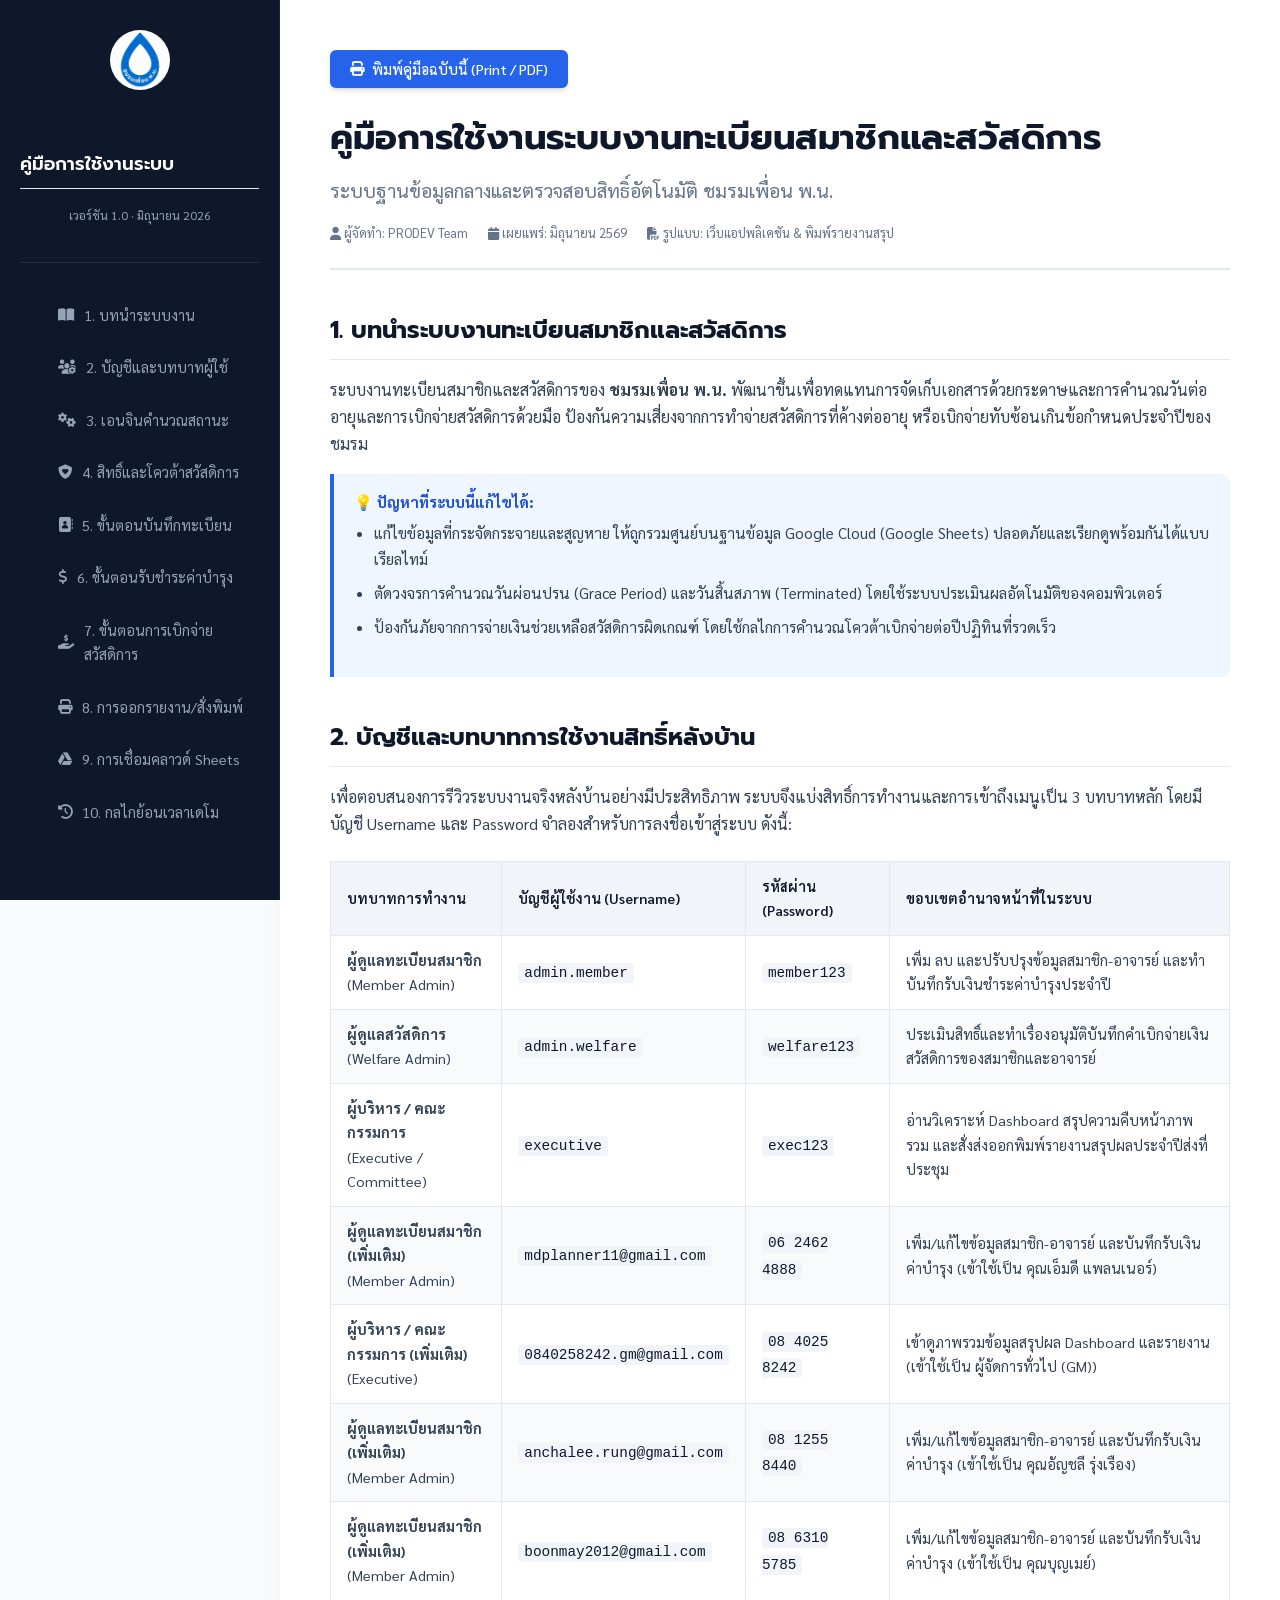
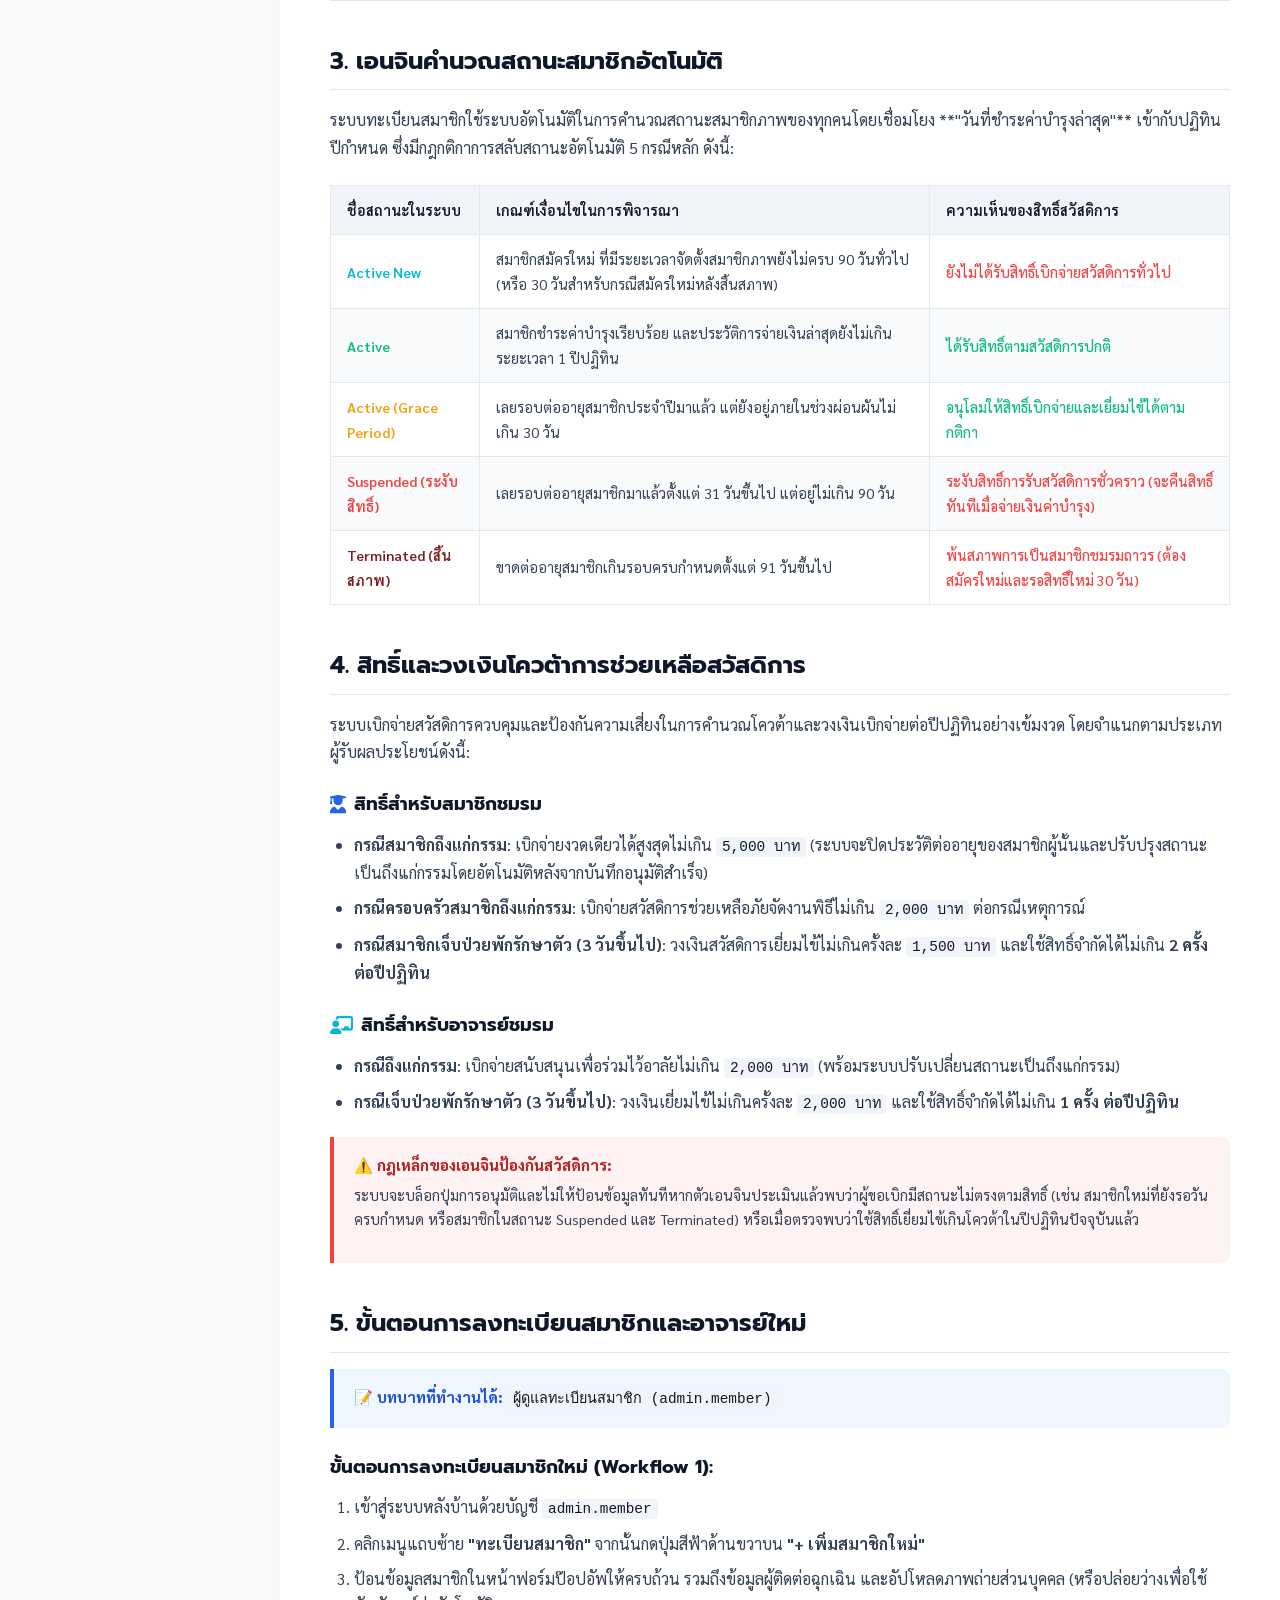
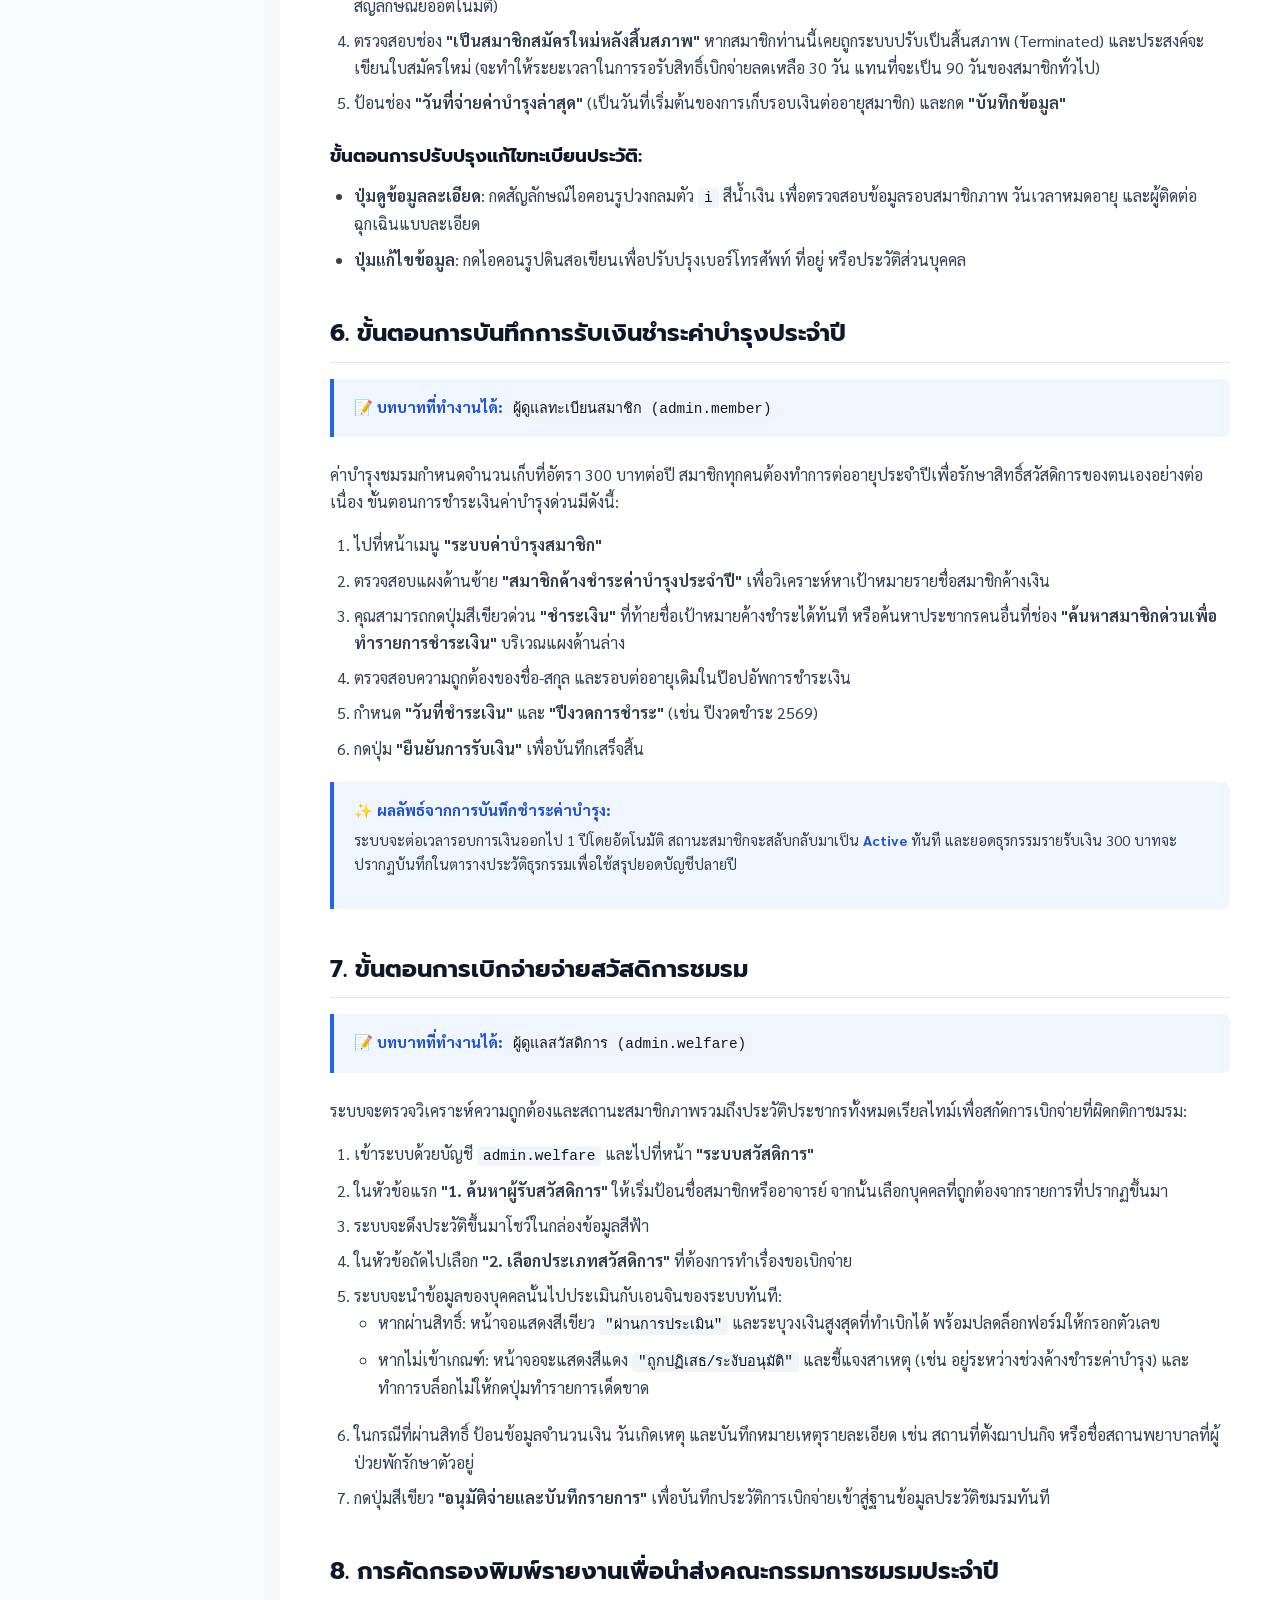
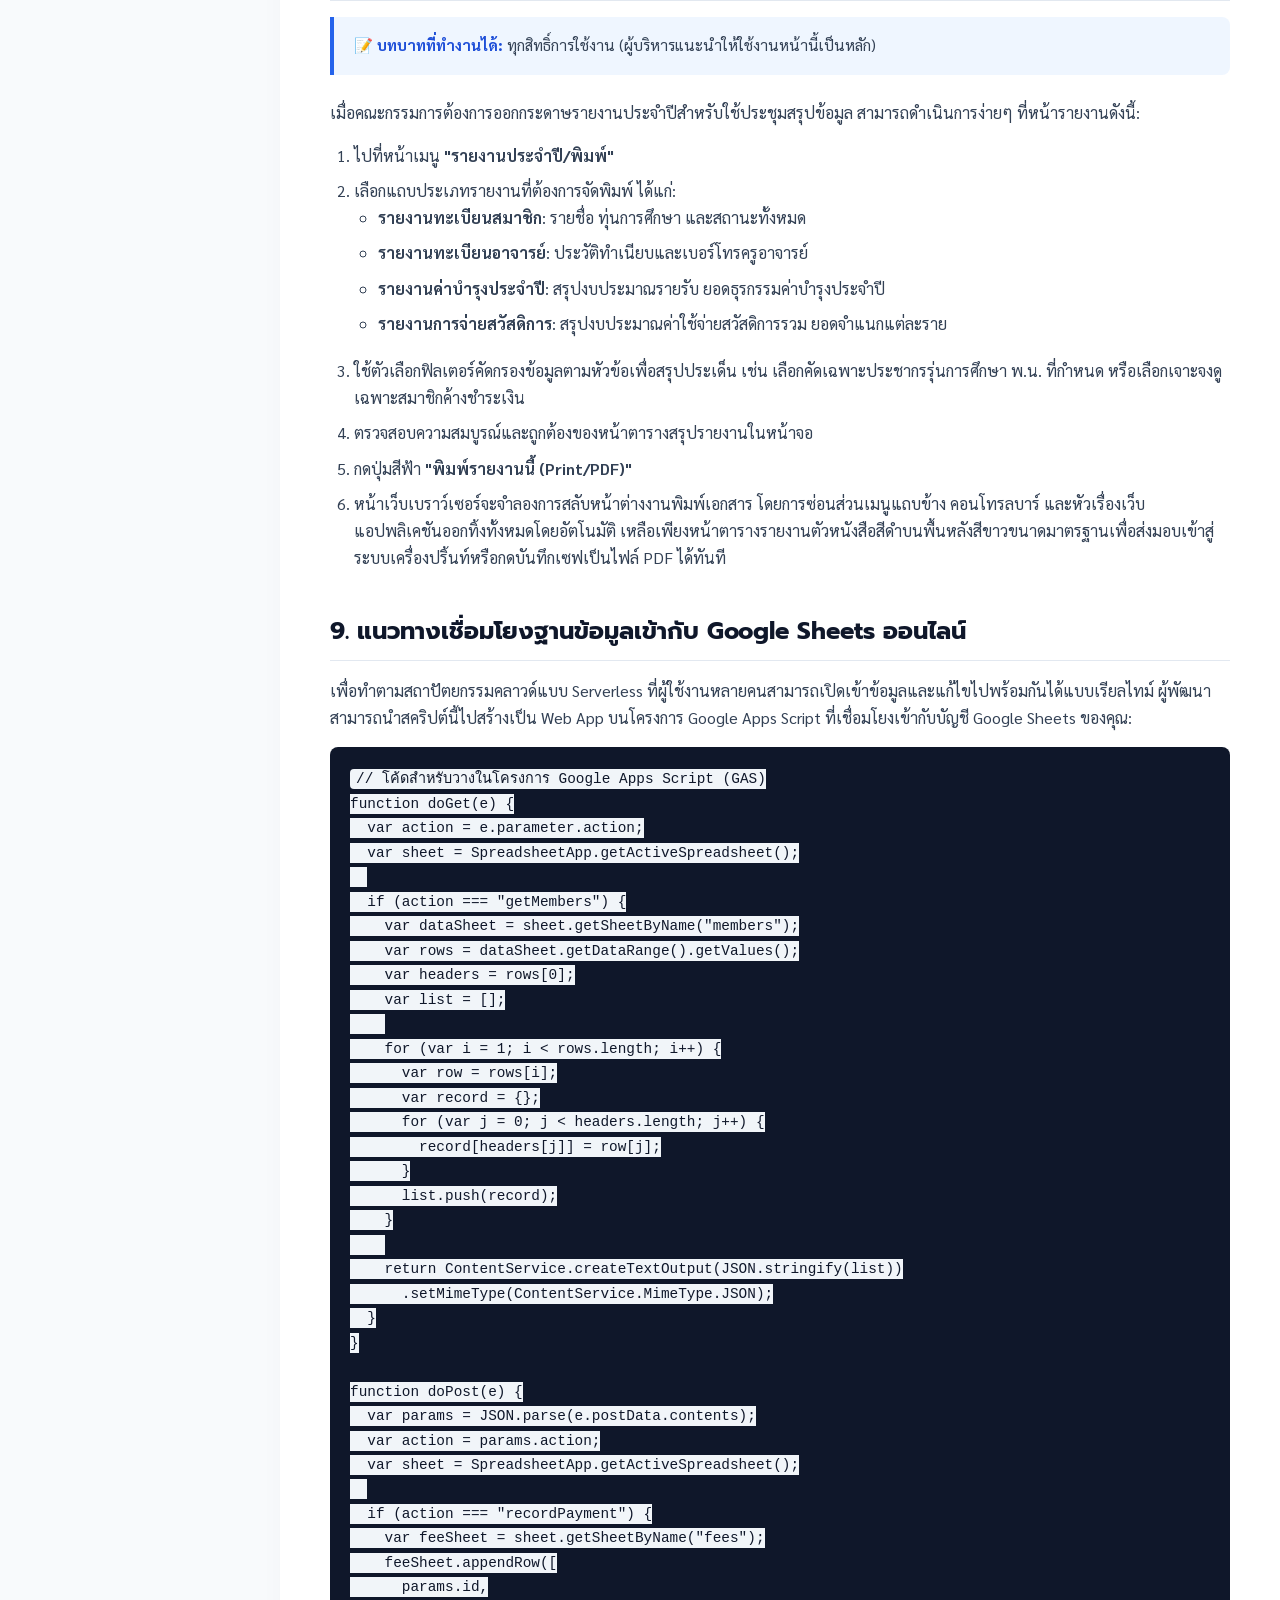
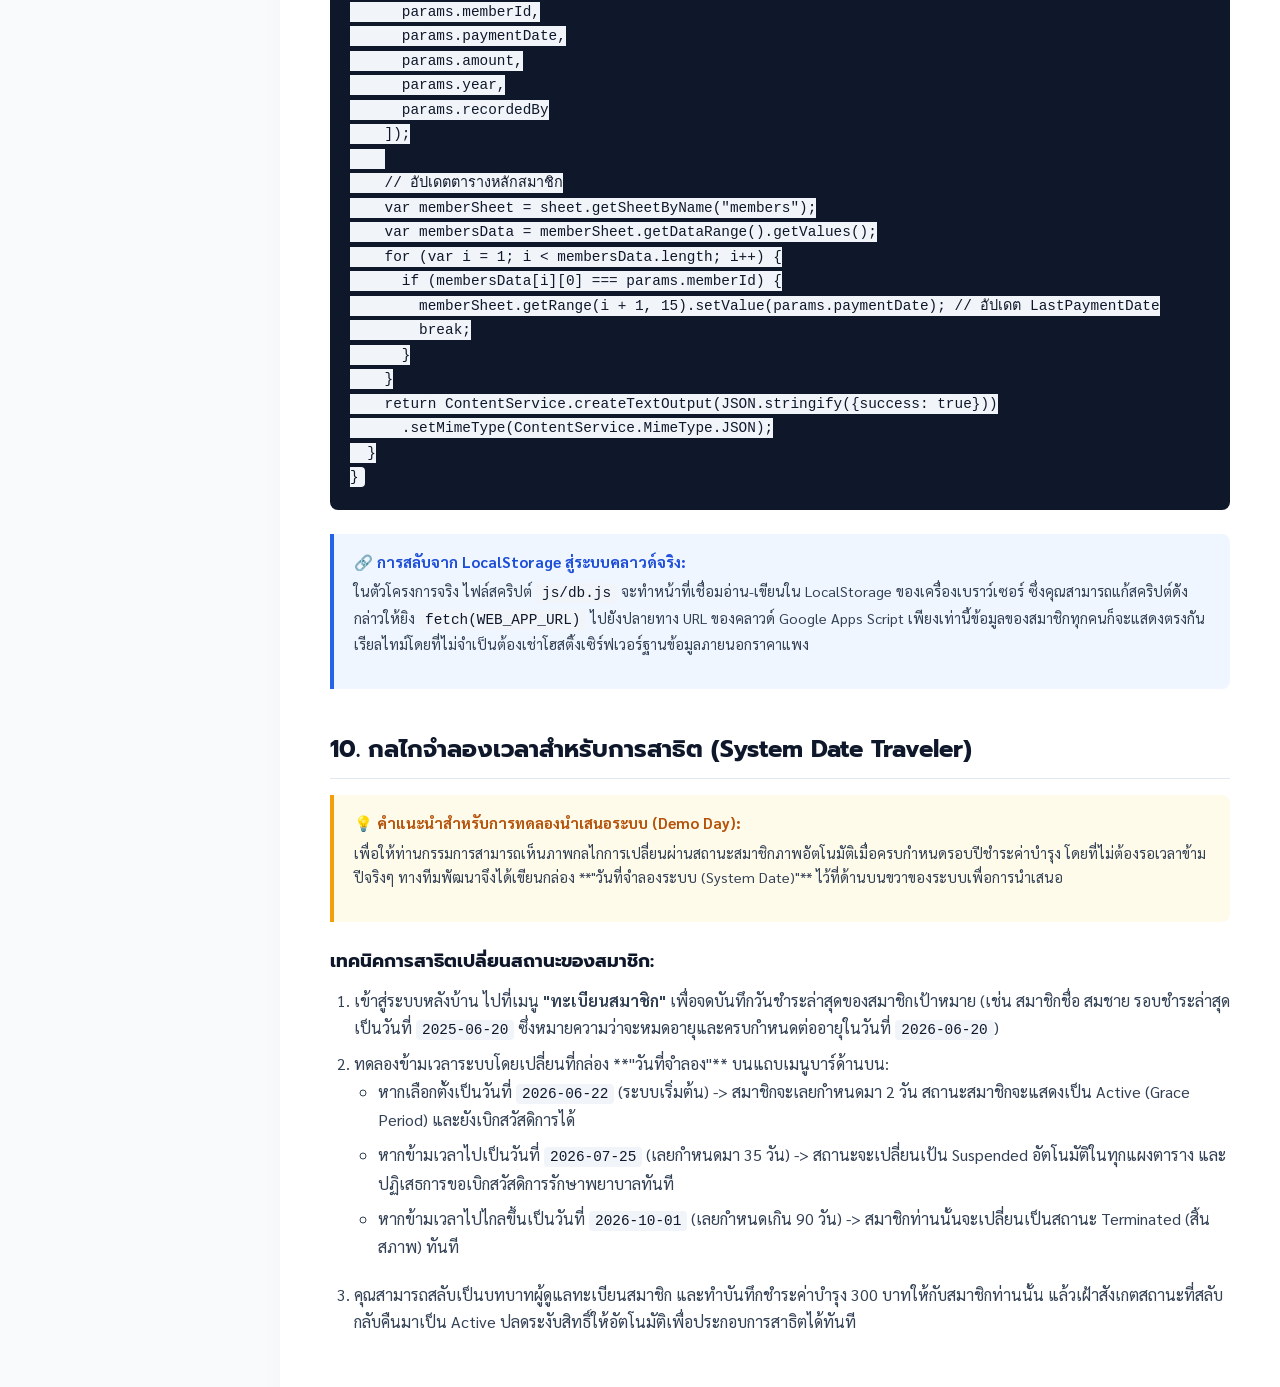
<file: user_manual.html>
<!DOCTYPE html>
<html lang="th">
<head>
    <meta charset="UTF-8">
    <meta name="viewport" content="width=device-width, initial-scale=1.0">
    <title>คู่มือการใช้งาน - ระบบงานทะเบียนสมาชิกและสวัสดิการ ชมรมเพื่อน พ.น.</title>
    <!-- Google Fonts -->
    <link href="https://fonts.googleapis.com/css2?family=Prompt:wght@300;400;500;600;700&family=Sarabun:wght@300;400;500;600;700&display=swap" rel="stylesheet">
    <!-- FontAwesome -->
    <link rel="stylesheet" href="https://cdnjs.cloudflare.com/ajax/libs/font-awesome/6.4.0/css/all.min.css">
    
    <style>
        :root {
            --primary: #2563eb;
            --primary-dark: #1d4ed8;
            --secondary: #0f172a;
            --accent: #06b6d4;
            --text-main: #334155;
            --text-dark: #0f172a;
            --bg-light: #f8fafc;
            --border: #e2e8f0;
            --success: #10b981;
            --warning: #f59e0b;
            --danger: #ef4444;
            --shadow: 0 4px 6px -1px rgb(0 0 0 / 0.1), 0 2px 4px -2px rgb(0 0 0 / 0.1);
        }

        * {
            margin: 0;
            padding: 0;
            box-sizing: border-box;
        }

        body {
            font-family: 'Sarabun', 'Prompt', sans-serif;
            color: var(--text-main);
            background-color: var(--bg-light);
            line-height: 1.7;
            display: flex;
            min-height: 100vh;
        }

        /* เมนูสารบัญด้านข้าง (Sidebar TOC) */
        .manual-sidebar {
            width: 280px;
            background-color: var(--secondary);
            color: #f8fafc;
            position: fixed;
            top: 0;
            bottom: 0;
            left: 0;
            padding: 30px 20px;
            overflow-y: auto;
            z-index: 100;
            border-right: 1px solid rgba(255,255,255,0.05);
        }

        .sidebar-header {
            margin-bottom: 30px;
            text-align: center;
            border-bottom: 1px solid rgba(255,255,255,0.1);
            padding-bottom: 20px;
        }

        .sidebar-logo {
            width: 60px;
            height: 60px;
            background-color: #ffffff;
            border-radius: 50%;
            object-fit: cover;
            margin: 0 auto 12px auto;
        }

        .sidebar-header h2 {
            font-size: 1.15rem;
            font-weight: 600;
            color: white;
            font-family: 'Prompt', sans-serif;
        }

        .sidebar-header p {
            font-size: 0.75rem;
            color: #94a3b8;
            margin-top: 4px;
        }

        .toc-menu {
            list-style: none;
        }

        .toc-item {
            margin-bottom: 8px;
        }

        .toc-link {
            display: flex;
            align-items: center;
            gap: 10px;
            padding: 10px 14px;
            color: #94a3b8;
            text-decoration: none;
            font-size: 0.9rem;
            border-radius: 6px;
            transition: all 0.2s;
        }

        .toc-link:hover, .toc-link.active {
            color: white;
            background-color: rgba(255, 255, 255, 0.08);
        }

        .toc-link.active {
            background-color: var(--primary);
            font-weight: 500;
        }

        /* ส่วนพื้นที่เนื้อหาขวา */
        .manual-container {
            margin-left: 280px;
            flex-grow: 1;
            padding: 50px;
            max-width: 1000px;
            background-color: white;
            box-shadow: -4px 0 20px rgba(0,0,0,0.02);
            min-height: 100vh;
        }

        /* สไตล์เนื้อหาคู่มือ */
        header.manual-header {
            margin-bottom: 40px;
            border-bottom: 2px solid var(--border);
            padding-bottom: 24px;
        }

        .doc-meta {
            display: flex;
            gap: 20px;
            font-size: 0.8rem;
            color: #64748b;
            margin-top: 10px;
        }

        h1 {
            font-family: 'Prompt', sans-serif;
            font-size: 2.2rem;
            color: var(--text-dark);
            font-weight: 700;
        }

        h2 {
            font-family: 'Prompt', sans-serif;
            font-size: 1.5rem;
            color: var(--text-dark);
            margin-top: 40px;
            margin-bottom: 16px;
            padding-bottom: 8px;
            border-bottom: 1px solid var(--border);
            display: flex;
            align-items: center;
            gap: 12px;
        }

        h3 {
            font-family: 'Prompt', sans-serif;
            font-size: 1.15rem;
            color: var(--text-dark);
            margin-top: 24px;
            margin-bottom: 10px;
            display: flex;
            align-items: center;
            gap: 8px;
        }

        p {
            margin-bottom: 16px;
        }

        ul, ol {
            margin-bottom: 20px;
            padding-left: 24px;
        }

        li {
            margin-bottom: 8px;
        }

        /* กล่องแจ้งเตือนพิเศษ */
        .box-info {
            background-color: #eff6ff;
            border-left: 4px solid var(--primary);
            padding: 16px 20px;
            border-radius: 0 8px 8px 0;
            margin-bottom: 24px;
            font-size: 0.95rem;
        }

        .box-info strong {
            color: var(--primary-dark);
        }

        .box-warning {
            background-color: #fffbeb;
            border-left: 4px solid var(--warning);
            padding: 16px 20px;
            border-radius: 0 8px 8px 0;
            margin-bottom: 24px;
            font-size: 0.95rem;
        }

        .box-warning strong {
            color: #b45309;
        }

        .box-danger {
            background-color: #fef2f2;
            border-left: 4px solid var(--danger);
            padding: 16px 20px;
            border-radius: 0 8px 8px 0;
            margin-bottom: 24px;
            font-size: 0.95rem;
        }

        .box-danger strong {
            color: #b91c1c;
        }

        /* ตารางสรุป */
        .manual-table {
            width: 100%;
            border-collapse: collapse;
            margin: 24px 0;
            font-size: 0.9rem;
        }

        .manual-table th {
            background-color: #f1f5f9;
            color: var(--text-dark);
            font-weight: 600;
            border: 1px solid var(--border);
            padding: 12px 16px;
            text-align: left;
        }

        .manual-table td {
            border: 1px solid var(--border);
            padding: 12px 16px;
            color: var(--text-main);
        }

        .manual-table tr:nth-child(even) {
            background-color: #f8fafc;
        }

        /* สไตล์ปุ่มเดโม */
        .print-btn {
            background-color: var(--primary);
            color: white;
            border: none;
            padding: 10px 20px;
            border-radius: 6px;
            font-size: 0.9rem;
            font-weight: 500;
            cursor: pointer;
            display: inline-flex;
            align-items: center;
            gap: 8px;
            font-family: inherit;
            box-shadow: var(--shadow);
            transition: all 0.2s;
            margin-bottom: 20px;
        }

        .print-btn:hover {
            background-color: var(--primary-dark);
            transform: translateY(-1px);
        }

        /* สไตล์จำลองคีย์บอร์ดหรือโค้ด */
        code {
            background-color: #f1f5f9;
            padding: 2px 6px;
            border-radius: 4px;
            font-family: monospace;
            font-size: 0.9rem;
            color: #0f172a;
        }

        pre {
            background-color: #0f172a;
            color: #e2e8f0;
            padding: 20px;
            border-radius: 8px;
            overflow-x: auto;
            font-family: monospace;
            font-size: 0.85rem;
            margin-bottom: 24px;
        }

        /* CSS สำหรับสั่งพิมพ์คู่มือ */
        @media print {
            body {
                background-color: white !important;
                color: black !important;
            }
            .manual-sidebar, .print-btn {
                display: none !important;
            }
            .manual-container {
                margin-left: 0 !important;
                padding: 0 !important;
                box-shadow: none !important;
                max-width: 100% !important;
            }
            h2 {
                page-break-before: always;
            }
        }
    </style>
</head>
<body>

    <!-- สารบัญเมนูด้านซ้าย (Sidebar) -->
    <nav class="manual-sidebar">
        <div class="sidebar-header">
            <img src="logo.jpg" alt="Logo" class="sidebar-logo">
            <h2>คู่มือการใช้งานระบบ</h2>
            <p>เวอร์ชัน 1.0 · มิถุนายน 2026</p>
        </div>
        <ul class="toc-menu">
            <li class="toc-item">
                <a href="#intro" class="toc-link active"><i class="fa-solid fa-book-open"></i> 1. บทนำระบบงาน</a>
            </li>
            <li class="toc-item">
                <a href="#roles" class="toc-link"><i class="fa-solid fa-users-gear"></i> 2. บัญชีและบทบาทผู้ใช้</a>
            </li>
            <li class="toc-item">
                <a href="#status-engine" class="toc-link"><i class="fa-solid fa-gears"></i> 3. เอนจินคำนวณสถานะ</a>
            </li>
            <li class="toc-item">
                <a href="#welfare-rules" class="toc-link"><i class="fa-solid fa-shield-heart"></i> 4. สิทธิ์และโควต้าสวัสดิการ</a>
            </li>
            <li class="toc-item">
                <a href="#workflow-member" class="toc-link"><i class="fa-solid fa-address-book"></i> 5. ขั้นตอนบันทึกทะเบียน</a>
            </li>
            <li class="toc-item">
                <a href="#workflow-fee" class="toc-link"><i class="fa-solid fa-dollar-sign"></i> 6. ขั้นตอนรับชำระค่าบำรุง</a>
            </li>
            <li class="toc-item">
                <a href="#workflow-welfare" class="toc-link"><i class="fa-solid fa-hand-holding-dollar"></i> 7. ขั้นตอนการเบิกจ่ายสวัสดิการ</a>
            </li>
            <li class="toc-item">
                <a href="#reports" class="toc-link"><i class="fa-solid fa-print"></i> 8. การออกรายงาน/สั่งพิมพ์</a>
            </li>
            <li class="toc-item">
                <a href="#cloud-sync" class="toc-link"><i class="fa-brands fa-google-drive"></i> 9. การเชื่อมคลาวด์ Sheets</a>
            </li>
            <li class="toc-item">
                <a href="#demo-date" class="toc-link"><i class="fa-solid fa-clock-rotate-left"></i> 10. กลไกย้อนเวลาเดโม</a>
            </li>
        </ul>
    </nav>

    <!-- พื้นที่เนื้อหาคู่มือการใช้งาน -->
    <article class="manual-container">
        <button class="print-btn" onclick="window.print();"><i class="fa-solid fa-print"></i> พิมพ์คู่มือฉบับนี้ (Print / PDF)</button>
        
        <header class="manual-header">
            <h1>คู่มือการใช้งานระบบงานทะเบียนสมาชิกและสวัสดิการ</h1>
            <p style="font-size: 1.2rem; color: #64748b; margin-top: 6px;">ระบบฐานข้อมูลกลางและตรวจสอบสิทธิ์อัตโนมัติ ชมรมเพื่อน พ.น.</p>
            <div class="doc-meta">
                <span><i class="fa-solid fa-user"></i> ผู้จัดทำ: PRODEV Team</span>
                <span><i class="fa-solid fa-calendar"></i> เผยแพร่: มิถุนายน 2569</span>
                <span><i class="fa-solid fa-file-pdf"></i> รูปแบบ: เว็บแอปพลิเคชัน & พิมพ์รายงานสรุป</span>
            </div>
        </header>

        <!-- หัวข้อที่ 1 -->
        <section id="intro">
            <h2>1. บทนำระบบงานทะเบียนสมาชิกและสวัสดิการ</h2>
            <p>ระบบงานทะเบียนสมาชิกและสวัสดิการของ <strong>ชมรมเพื่อน พ.น.</strong> พัฒนาขึ้นเพื่อทดแทนการจัดเก็บเอกสารด้วยกระดาษและการคำนวณวันต่ออายุและการเบิกจ่ายสวัสดิการด้วยมือ ป้องกันความเสี่ยงจากการทำจ่ายสวัสดิการที่ค้างต่ออายุ หรือเบิกจ่ายทับซ้อนเกินข้อกำหนดประจำปีของชมรม</p>
            
            <div class="box-info">
                <strong>💡 ปัญหาที่ระบบนี้แก้ไขได้:</strong>
                <ul style="margin-top: 6px; padding-left: 20px;">
                    <li>แก้ไขข้อมูลที่กระจัดกระจายและสูญหาย ให้ถูกรวมศูนย์บนฐานข้อมูล Google Cloud (Google Sheets) ปลอดภัยและเรียกดูพร้อมกันได้แบบเรียลไทม์</li>
                    <li>ตัดวงจรการคำนวณวันผ่อนปรน (Grace Period) และวันสิ้นสภาพ (Terminated) โดยใช้ระบบประเมินผลอัตโนมัติของคอมพิวเตอร์</li>
                    <li>ป้องกันภัยจากการจ่ายเงินช่วยเหลือสวัสดิการผิดเกณฑ์ โดยใช้กลไกการคำนวณโควต้าเบิกจ่ายต่อปีปฏิทินที่รวดเร็ว</li>
                </ul>
            </div>
        </section>

        <!-- หัวข้อที่ 2 -->
        <section id="roles">
            <h2>2. บัญชีและบทบาทการใช้งานสิทธิ์หลังบ้าน</h2>
            <p>เพื่อตอบสนองการรีวิวระบบงานจริงหลังบ้านอย่างมีประสิทธิภาพ ระบบจึงแบ่งสิทธิ์การทำงานและการเข้าถึงเมนูเป็น 3 บทบาทหลัก โดยมีบัญชี Username และ Password จำลองสำหรับการลงชื่อเข้าสู่ระบบ ดังนี้:</p>
            
            <table class="manual-table">
                <thead>
                    <tr>
                        <th>บทบาทการทำงาน</th>
                        <th>บัญชีผู้ใช้งาน (Username)</th>
                        <th>รหัสผ่าน (Password)</th>
                        <th>ขอบเขตอำนาจหน้าที่ในระบบ</th>
                    </tr>
                </thead>
                <tbody>
                    <tr>
                        <td><strong>ผู้ดูแลทะเบียนสมาชิก</strong><br>(Member Admin)</td>
                        <td><code>admin.member</code></td>
                        <td><code>member123</code></td>
                        <td>เพิ่ม ลบ และปรับปรุงข้อมูลสมาชิก-อาจารย์ และทำบันทึกรับเงินชำระค่าบำรุงประจำปี</td>
                    </tr>
                    <tr>
                        <td><strong>ผู้ดูแลสวัสดิการ</strong><br>(Welfare Admin)</td>
                        <td><code>admin.welfare</code></td>
                        <td><code>welfare123</code></td>
                        <td>ประเมินสิทธิ์และทำเรื่องอนุมัติบันทึกคำเบิกจ่ายเงินสวัสดิการของสมาชิกและอาจารย์</td>
                    </tr>
                    <tr>
                        <td><strong>ผู้บริหาร / คณะกรรมการ</strong><br>(Executive / Committee)</td>
                        <td><code>executive</code></td>
                        <td><code>exec123</code></td>
                        <td>อ่านวิเคราะห์ Dashboard สรุปความคืบหน้าภาพรวม และสั่งส่งออกพิมพ์รายงานสรุปผลประจำปีส่งที่ประชุม</td>
                    </tr>
                    <tr>
                        <td><strong>ผู้ดูแลทะเบียนสมาชิก (เพิ่มเติม)</strong><br>(Member Admin)</td>
                        <td><code>mdplanner11@gmail.com</code></td>
                        <td><code>06 2462 4888</code></td>
                        <td>เพิ่ม/แก้ไขข้อมูลสมาชิก-อาจารย์ และบันทึกรับเงินค่าบำรุง (เข้าใช้เป็น คุณเอ็มดี แพลนเนอร์)</td>
                    </tr>
                    <tr>
                        <td><strong>ผู้บริหาร / คณะกรรมการ (เพิ่มเติม)</strong><br>(Executive)</td>
                        <td><code>0840258242.gm@gmail.com</code></td>
                        <td><code>08 4025 8242</code></td>
                        <td>เข้าดูภาพรวมข้อมูลสรุปผล Dashboard และรายงาน (เข้าใช้เป็น ผู้จัดการทั่วไป (GM))</td>
                    </tr>
                    <tr>
                        <td><strong>ผู้ดูแลทะเบียนสมาชิก (เพิ่มเติม)</strong><br>(Member Admin)</td>
                        <td><code>anchalee.rung@gmail.com</code></td>
                        <td><code>08 1255 8440</code></td>
                        <td>เพิ่ม/แก้ไขข้อมูลสมาชิก-อาจารย์ และบันทึกรับเงินค่าบำรุง (เข้าใช้เป็น คุณอัญชลี รุ่งเรือง)</td>
                    </tr>
                    <tr>
                        <td><strong>ผู้ดูแลทะเบียนสมาชิก (เพิ่มเติม)</strong><br>(Member Admin)</td>
                        <td><code>boonmay2012@gmail.com</code></td>
                        <td><code>08 6310 5785</code></td>
                        <td>เพิ่ม/แก้ไขข้อมูลสมาชิก-อาจารย์ และบันทึกรับเงินค่าบำรุง (เข้าใช้เป็น คุณบุญเมย์)</td>
                    </tr>
                </tbody>
            </table>
        </section>

        <!-- หัวข้อที่ 3 -->
        <section id="status-engine">
            <h2>3. เอนจินคำนวณสถานะสมาชิกอัตโนมัติ</h2>
            <p>ระบบทะเบียนสมาชิกใช้ระบบอัตโนมัติในการคำนวณสถานะสมาชิกภาพของทุกคนโดยเชื่อมโยง **"วันที่ชำระค่าบำรุงล่าสุด"** เข้ากับปฏิทินปีกำหนด ซึ่งมีกฎกติกาการสลับสถานะอัตโนมัติ 5 กรณีหลัก ดังนี้:</p>
            
            <table class="manual-table">
                <thead>
                    <tr>
                        <th>ชื่อสถานะในระบบ</th>
                        <th>เกณฑ์เงื่อนไขในการพิจารณา</th>
                        <th>ความเห็นของสิทธิ์สวัสดิการ</th>
                    </tr>
                </thead>
                <tbody>
                    <tr>
                        <td><span style="color:var(--accent); font-weight:600;">Active New</span></td>
                        <td>สมาชิกสมัครใหม่ ที่มีระยะเวลาจัดตั้งสมาชิกภาพยังไม่ครบ 90 วันทั่วไป (หรือ 30 วันสำหรับกรณีสมัครใหม่หลังสิ้นสภาพ)</td>
                        <td style="color:var(--danger); font-weight:500;">ยังไม่ได้รับสิทธิ์เบิกจ่ายสวัสดิการทั่วไป</td>
                    </tr>
                    <tr>
                        <td><span style="color:var(--success); font-weight:600;">Active</span></td>
                        <td>สมาชิกชำระค่าบำรุงเรียบร้อย และประวัติการจ่ายเงินล่าสุดยังไม่เกินระยะเวลา 1 ปีปฏิทิน</td>
                        <td style="color:var(--success); font-weight:500;">ได้รับสิทธิ์ตามสวัสดิการปกติ</td>
                    </tr>
                    <tr>
                        <td><span style="color:var(--warning); font-weight:600;">Active (Grace Period)</span></td>
                        <td>เลยรอบต่ออายุสมาชิกประจำปีมาแล้ว แต่ยังอยู่ภายในช่วงผ่อนผันไม่เกิน 30 วัน</td>
                        <td style="color:var(--success); font-weight:500;">อนุโลมให้สิทธิ์เบิกจ่ายและเยี่ยมไข้ได้ตามกติกา</td>
                    </tr>
                    <tr>
                        <td><span style="color:var(--danger); font-weight:600;">Suspended (ระงับสิทธิ์)</span></td>
                        <td>เลยรอบต่ออายุสมาชิกมาแล้วตั้งแต่ 31 วันขึ้นไป แต่อยู่ไม่เกิน 90 วัน</td>
                        <td style="color:var(--danger); font-weight:500;">ระงับสิทธิ์การรับสวัสดิการชั่วคราว (จะคืนสิทธิ์ทันทีเมื่อจ่ายเงินค่าบำรุง)</td>
                    </tr>
                    <tr>
                        <td><span style="color:#7f1d1d; font-weight:600;">Terminated (สิ้นสภาพ)</span></td>
                        <td>ขาดต่ออายุสมาชิกเกินรอบครบกำหนดตั้งแต่ 91 วันขึ้นไป</td>
                        <td style="color:var(--danger); font-weight:500;">พ้นสภาพการเป็นสมาชิกชมรมถาวร (ต้องสมัครใหม่และรอสิทธิ์ใหม่ 30 วัน)</td>
                    </tr>
                </tbody>
            </table>
        </section>

        <!-- หัวข้อที่ 4 -->
        <section id="welfare-rules">
            <h2>4. สิทธิ์และวงเงินโควต้าการช่วยเหลือสวัสดิการ</h2>
            <p>ระบบเบิกจ่ายสวัสดิการควบคุมและป้องกันความเสี่ยงในการคำนวณโควต้าและวงเงินเบิกจ่ายต่อปีปฏิทินอย่างเข้มงวด โดยจำแนกตามประเภทผู้รับผลประโยชน์ดังนี้:</p>
            
            <h3><i class="fa-solid fa-user-graduate" style="color:var(--primary);"></i> สิทธิ์สำหรับสมาชิกชมรม</h3>
            <ul>
                <li><strong>กรณีสมาชิกถึงแก่กรรม</strong>: เบิกจ่ายงวดเดียวได้สูงสุดไม่เกิน <code>5,000 บาท</code> (ระบบจะปิดประวัติต่ออายุของสมาชิกผู้นั้นและปรับปรุงสถานะเป็นถึงแก่กรรมโดยอัตโนมัติหลังจากบันทึกอนุมัติสำเร็จ)</li>
                <li><strong>กรณีครอบครัวสมาชิกถึงแก่กรรม</strong>: เบิกจ่ายสวัสดิการช่วยเหลือภัยจัดงานพิธีไม่เกิน <code>2,000 บาท</code> ต่อกรณีเหตุการณ์</li>
                <li><strong>กรณีสมาชิกเจ็บป่วยพักรักษาตัว (3 วันขึ้นไป)</strong>: วงเงินสวัสดิการเยี่ยมไข้ไม่เกินครั้งละ <code>1,500 บาท</code> และใช้สิทธิ์จำกัดได้ไม่เกิน <strong>2 ครั้ง ต่อปีปฏิทิน</strong></li>
            </ul>

            <h3><i class="fa-solid fa-chalkboard-user" style="color:var(--accent);"></i> สิทธิ์สำหรับอาจารย์ชมรม</h3>
            <ul>
                <li><strong>กรณีถึงแก่กรรม</strong>: เบิกจ่ายสนับสนุนเพื่อร่วมไว้อาลัยไม่เกิน <code>2,000 บาท</code> (พร้อมระบบปรับเปลี่ยนสถานะเป็นถึงแก่กรรม)</li>
                <li><strong>กรณีเจ็บป่วยพักรักษาตัว (3 วันขึ้นไป)</strong>: วงเงินเยี่ยมไข้ไม่เกินครั้งละ <code>2,000 บาท</code> และใช้สิทธิ์จำกัดได้ไม่เกิน <strong>1 ครั้ง ต่อปีปฏิทิน</strong></li>
            </ul>

            <div class="box-danger">
                <strong>⚠️ กฎเหล็กของเอนจินป้องกันสวัสดิการ:</strong>
                <p style="margin-top:4px; font-size:0.9rem;">ระบบจะบล็อกปุ่มการอนุมัติและไม่ให้ป้อนข้อมูลทันทีหากตัวเอนจินประเมินแล้วพบว่าผู้ขอเบิกมีสถานะไม่ตรงตามสิทธิ์ (เช่น สมาชิกใหม่ที่ยังรอวันครบกำหนด หรือสมาชิกในสถานะ Suspended และ Terminated) หรือเมื่อตรวจพบว่าใช้สิทธิ์เยี่ยมไข้เกินโควต้าในปีปฏิทินปัจจุบันแล้ว</p>
            </div>
        </section>

        <!-- หัวข้อที่ 5 -->
        <section id="workflow-member">
            <h2>5. ขั้นตอนการลงทะเบียนสมาชิกและอาจารย์ใหม่</h2>
            <div class="box-info">
                <strong>📝 บทบาทที่ทำงานได้:</strong> <code>ผู้ดูแลทะเบียนสมาชิก (admin.member)</code>
            </div>
            
            <h3>ขั้นตอนการลงทะเบียนสมาชิกใหม่ (Workflow 1):</h3>
            <ol>
                <li>เข้าสู่ระบบหลังบ้านด้วยบัญชี <code>admin.member</code></li>
                <li>คลิกเมนูแถบซ้าย <strong>"ทะเบียนสมาชิก"</strong> จากนั้นกดปุ่มสีฟ้าด้านขวาบน <strong>"+ เพิ่มสมาชิกใหม่"</strong></li>
                <li>ป้อนข้อมูลสมาชิกในหน้าฟอร์มป๊อปอัพให้ครบถ้วน รวมถึงข้อมูลผู้ติดต่อฉุกเฉิน และอัปโหลดภาพถ่ายส่วนบุคคล (หรือปล่อยว่างเพื่อใช้สัญลักษณ์ย่ออัตโนมัติ)</li>
                <li>ตรวจสอบช่อง <strong>"เป็นสมาชิกสมัครใหม่หลังสิ้นสภาพ"</strong> หากสมาชิกท่านนี้เคยถูกระบบปรับเป็นสิ้นสภาพ (Terminated) และประสงค์จะเขียนใบสมัครใหม่ (จะทำให้ระยะเวลาในการรอรับสิทธิ์เบิกจ่ายลดเหลือ 30 วัน แทนที่จะเป็น 90 วันของสมาชิกทั่วไป)</li>
                <li>ป้อนช่อง <strong>"วันที่จ่ายค่าบำรุงล่าสุด"</strong> (เป็นวันที่เริ่มต้นของการเก็บรอบเงินต่ออายุสมาชิก) และกด <strong>"บันทึกข้อมูล"</strong></li>
            </ol>
            
            <h3>ขั้นตอนการปรับปรุงแก้ไขทะเบียนประวัติ:</h3>
            <ul>
                <li><strong>ปุ่มดูข้อมูลละเอียด</strong>: กดสัญลักษณ์ไอคอนรูปวงกลมตัว <code>i</code> สีน้ำเงิน เพื่อตรวจสอบข้อมูลรอบสมาชิกภาพ วันเวลาหมดอายุ และผู้ติดต่อฉุกเฉินแบบละเอียด</li>
                <li><strong>ปุ่มแก้ไขข้อมูล</strong>: กดไอคอนรูปดินสอเขียนเพื่อปรับปรุงเบอร์โทรศัพท์ ที่อยู่ หรือประวัติส่วนบุคคล</li>
            </ul>
        </section>

        <!-- หัวข้อที่ 6 -->
        <section id="workflow-fee">
            <h2>6. ขั้นตอนการบันทึกการรับเงินชำระค่าบำรุงประจำปี</h2>
            <div class="box-info">
                <strong>📝 บทบาทที่ทำงานได้:</strong> <code>ผู้ดูแลทะเบียนสมาชิก (admin.member)</code>
            </div>
            
            <p>ค่าบำรุงชมรมกำหนดจำนวนเก็บที่อัตรา 300 บาทต่อปี สมาชิกทุกคนต้องทำการต่ออายุประจำปีเพื่อรักษาสิทธิ์สวัสดิการของตนเองอย่างต่อเนื่อง ขั้นตอนการชำระเงินค่าบำรุงด่วนมีดังนี้:</p>
            
            <ol>
                <li>ไปที่หน้าเมนู <strong>"ระบบค่าบำรุงสมาชิก"</strong></li>
                <li>ตรวจสอบแผงด้านซ้าย <strong>"สมาชิกค้างชำระค่าบำรุงประจำปี"</strong> เพื่อวิเคราะห์หาเป้าหมายรายชื่อสมาชิกค้างเงิน</li>
                <li>คุณสามารถกดปุ่มสีเขียวด่วน <strong>"ชำระเงิน"</strong> ที่ท้ายชื่อเป้าหมายค้างชำระได้ทันที หรือค้นหาประชากรคนอื่นที่ช่อง <strong>"ค้นหาสมาชิกด่วนเพื่อทำรายการชำระเงิน"</strong> บริเวณแผงด้านล่าง</li>
                <li>ตรวจสอบความถูกต้องของชื่อ-สกุล และรอบต่ออายุเดิมในป๊อปอัพการชำระเงิน</li>
                <li>กำหนด <strong>"วันที่ชำระเงิน"</strong> และ <strong>"ปีงวดการชำระ"</strong> (เช่น ปีงวดชำระ 2569)</li>
                <li>กดปุ่ม <strong>"ยืนยันการรับเงิน"</strong> เพื่อบันทึกเสร็จสิ้น</li>
            </ol>

            <div class="box-info">
                <strong>✨ ผลลัพธ์จากการบันทึกชำระค่าบำรุง:</strong>
                <p style="margin-top: 4px; font-size: 0.9rem;">ระบบจะต่อเวลารอบการเงินออกไป 1 ปีโดยอัตโนมัติ สถานะสมาชิกจะสลับกลับมาเป็น <strong>Active</strong> ทันที และยอดธุรกรรมรายรับเงิน 300 บาทจะปรากฏบันทึกในตารางประวัติธุรกรรมเพื่อใช้สรุปยอดบัญชีปลายปี</p>
            </div>
        </section>

        <!-- หัวข้อที่ 7 -->
        <section id="workflow-welfare">
            <h2>7. ขั้นตอนการเบิกจ่ายจ่ายสวัสดิการชมรม</h2>
            <div class="box-info">
                <strong>📝 บทบาทที่ทำงานได้:</strong> <code>ผู้ดูแลสวัสดิการ (admin.welfare)</code>
            </div>
            
            <p>ระบบจะตรวจวิเคราะห์ความถูกต้องและสถานะสมาชิกภาพรวมถึงประวัติประชากรทั้งหมดเรียลไทม์เพื่อสกัดการเบิกจ่ายที่ผิดกติกาชมรม:</p>
            
            <ol>
                <li>เข้าระบบด้วยบัญชี <code>admin.welfare</code> และไปที่หน้า <strong>"ระบบสวัสดิการ"</strong></li>
                <li>ในหัวข้อแรก <strong>"1. ค้นหาผู้รับสวัสดิการ"</strong> ให้เริ่มป้อนชื่อสมาชิกหรืออาจารย์ จากนั้นเลือกบุคคลที่ถูกต้องจากรายการที่ปรากฏขึ้นมา</li>
                <li>ระบบจะดึงประวัติขึ้นมาโชว์ในกล่องข้อมูลสีฟ้า</li>
                <li>ในหัวข้อถัดไปเลือก <strong>"2. เลือกประเภทสวัสดิการ"</strong> ที่ต้องการทำเรื่องขอเบิกจ่าย</li>
                <li>ระบบจะนำข้อมูลของบุคคลนั้นไปประเมินกับเอนจินของระบบทันที:
                   <ul>
                       <li>หากผ่านสิทธิ์: หน้าจอแสดงสีเขียว <code>"ผ่านการประเมิน"</code> และระบุวงเงินสูงสุดที่ทำเบิกได้ พร้อมปลดล็อกฟอร์มให้กรอกตัวเลข</li>
                       <li>หากไม่เข้าเกณฑ์: หน้าจอจะแสดงสีแดง <code>"ถูกปฏิเสธ/ระงับอนุมัติ"</code> และชี้แจงสาเหตุ (เช่น อยู่ระหว่างช่วงค้างชำระค่าบำรุง) และทำการบล็อกไม่ให้กดปุ่มทำรายการเด็ดขาด</li>
                   </ul>
                </li>
                <li>ในกรณีที่ผ่านสิทธิ์ ป้อนข้อมูลจำนวนเงิน วันเกิดเหตุ และบันทึกหมายเหตุรายละเอียด เช่น สถานที่ตั้งฌาปนกิจ หรือชื่อสถานพยาบาลที่ผู้ป่วยพักรักษาตัวอยู่</li>
                <li>กดปุ่มสีเขียว <strong>"อนุมัติจ่ายและบันทึกรายการ"</strong> เพื่อบันทึกประวัติการเบิกจ่ายเข้าสู่ฐานข้อมูลประวัติชมรมทันที</li>
            </ol>
        </section>

        <!-- หัวข้อที่ 8 -->
        <section id="reports">
            <h2>8. การคัดกรองพิมพ์รายงานเพื่อนำส่งคณะกรรมการชมรมประจำปี</h2>
            <div class="box-info">
                <strong>📝 บทบาทที่ทำงานได้:</strong> ทุกสิทธิ์การใช้งาน (ผู้บริหารแนะนำให้ใช้งานหน้านี้เป็นหลัก)
            </div>
            
            <p>เมื่อคณะกรรมการต้องการออกกระดาษรายงานประจำปีสำหรับใช้ประชุมสรุปข้อมูล สามารถดำเนินการง่ายๆ ที่หน้ารายงานดังนี้:</p>
            
            <ol>
                <li>ไปที่หน้าเมนู <strong>"รายงานประจำปี/พิมพ์"</strong></li>
                <li>เลือกแถบประเภทรายงานที่ต้องการจัดพิมพ์ ได้แก่:
                    <ul>
                        <li><strong>รายงานทะเบียนสมาชิก</strong>: รายชื่อ ทุ่นการศึกษา และสถานะทั้งหมด</li>
                        <li><strong>รายงานทะเบียนอาจารย์</strong>: ประวัติทำเนียบและเบอร์โทรครูอาจารย์</li>
                        <li><strong>รายงานค่าบำรุงประจำปี</strong>: สรุปงบประมาณรายรับ ยอดธุรกรรมค่าบำรุงประจำปี</li>
                        <li><strong>รายงานการจ่ายสวัสดิการ</strong>: สรุปงบประมาณค่าใช้จ่ายสวัสดิการรวม ยอดจำแนกแต่ละราย</li>
                    </ul>
                </li>
                <li>ใช้ตัวเลือกฟิลเตอร์คัดกรองข้อมูลตามหัวข้อเพื่อสรุปประเด็น เช่น เลือกคัดเฉพาะประชากรรุ่นการศึกษา พ.น. ที่กำหนด หรือเลือกเจาะจงดูเฉพาะสมาชิกค้างชำระเงิน</li>
                <li>ตรวจสอบความสมบูรณ์และถูกต้องของหน้าตารางสรุปรายงานในหน้าจอ</li>
                <li>กดปุ่มสีฟ้า <strong>"พิมพ์รายงานนี้ (Print/PDF)"</strong></li>
                <li>หน้าเว็บเบราว์เซอร์จะจำลองการสลับหน้าต่างงานพิมพ์เอกสาร โดยการซ่อนส่วนเมนูแถบข้าง คอนโทรลบาร์ และหัวเรื่องเว็บแอปพลิเคชันออกทิ้งทั้งหมดโดยอัตโนมัติ เหลือเพียงหน้าตารางรายงานตัวหนังสือสีดำบนพื้นหลังสีขาวขนาดมาตรฐานเพื่อส่งมอบเข้าสู่ระบบเครื่องปริ้นท์หรือกดบันทึกเซฟเป็นไฟล์ PDF ได้ทันที</li>
            </ol>
        </section>

        <!-- หัวข้อที่ 9 -->
        <section id="cloud-sync">
            <h2>9. แนวทางเชื่อมโยงฐานข้อมูลเข้ากับ Google Sheets ออนไลน์</h2>
            <p>เพื่อทำตามสถาปัตยกรรมคลาวด์แบบ Serverless ที่ผู้ใช้งานหลายคนสามารถเปิดเข้าข้อมูลและแก้ไขไปพร้อมกันได้แบบเรียลไทม์ ผู้พัฒนาสามารถนำสคริปต์นี้ไปสร้างเป็น Web App บนโครงการ Google Apps Script ที่เชื่อมโยงเข้ากับบัญชี Google Sheets ของคุณ:</p>
            
            <pre><code>// โค้ดสำหรับวางในโครงการ Google Apps Script (GAS)
function doGet(e) {
  var action = e.parameter.action;
  var sheet = SpreadsheetApp.getActiveSpreadsheet();
  
  if (action === "getMembers") {
    var dataSheet = sheet.getSheetByName("members");
    var rows = dataSheet.getDataRange().getValues();
    var headers = rows[0];
    var list = [];
    
    for (var i = 1; i < rows.length; i++) {
      var row = rows[i];
      var record = {};
      for (var j = 0; j < headers.length; j++) {
        record[headers[j]] = row[j];
      }
      list.push(record);
    }
    
    return ContentService.createTextOutput(JSON.stringify(list))
      .setMimeType(ContentService.MimeType.JSON);
  }
}

function doPost(e) {
  var params = JSON.parse(e.postData.contents);
  var action = params.action;
  var sheet = SpreadsheetApp.getActiveSpreadsheet();
  
  if (action === "recordPayment") {
    var feeSheet = sheet.getSheetByName("fees");
    feeSheet.appendRow([
      params.id,
      params.memberId,
      params.paymentDate,
      params.amount,
      params.year,
      params.recordedBy
    ]);
    
    // อัปเดตตารางหลักสมาชิก
    var memberSheet = sheet.getSheetByName("members");
    var membersData = memberSheet.getDataRange().getValues();
    for (var i = 1; i < membersData.length; i++) {
      if (membersData[i][0] === params.memberId) {
        memberSheet.getRange(i + 1, 15).setValue(params.paymentDate); // อัปเดต LastPaymentDate
        break;
      }
    }
    return ContentService.createTextOutput(JSON.stringify({success: true}))
      .setMimeType(ContentService.MimeType.JSON);
  }
}</code></pre>
            
            <div class="box-info">
                <strong>🔗 การสลับจาก LocalStorage สู่ระบบคลาวด์จริง:</strong>
                <p style="margin-top: 4px; font-size: 0.9rem;">ในตัวโครงการจริง ไฟล์สคริปต์ <code>js/db.js</code> จะทำหน้าที่เชื่อมอ่าน-เขียนใน LocalStorage ของเครื่องเบราว์เซอร์ ซึ่งคุณสามารถแก้สคริปต์ดังกล่าวให้ยิง <code>fetch(WEB_APP_URL)</code> ไปยังปลายทาง URL ของคลาวด์ Google Apps Script เพียงเท่านี้ข้อมูลของสมาชิกทุกคนก็จะแสดงตรงกันเรียลไทม์โดยที่ไม่จำเป็นต้องเช่าโฮสติ้งเซิร์ฟเวอร์ฐานข้อมูลภายนอกราคาแพง</p>
            </div>
        </section>

        <!-- หัวข้อที่ 10 -->
        <section id="demo-date">
            <h2>10. กลไกจำลองเวลาสำหรับการสาธิต (System Date Traveler)</h2>
            <div class="box-warning">
                <strong>💡 คำแนะนำสำหรับการทดลองนำเสนอระบบ (Demo Day):</strong>
                <p style="margin-top: 4px; font-size: 0.9rem;">เพื่อให้ท่านกรรมการสามารถเห็นภาพกลไกการเปลี่ยนผ่านสถานะสมาชิกภาพอัตโนมัติเมื่อครบกำหนดรอบปีชำระค่าบำรุง โดยที่ไม่ต้องรอเวลาข้ามปีจริงๆ ทางทีมพัฒนาจึงได้เขียนกล่อง **"วันที่จำลองระบบ (System Date)"** ไว้ที่ด้านบนขวาของระบบเพื่อการนำเสนอ</p>
            </div>
            
            <h3>เทคนิคการสาธิตเปลี่ยนสถานะของสมาชิก:</h3>
            <ol>
                <li>เข้าสู่ระบบหลังบ้าน ไปที่เมนู <strong>"ทะเบียนสมาชิก"</strong> เพื่อจดบันทึกวันชำระล่าสุดของสมาชิกเป้าหมาย (เช่น สมาชิกชื่อ สมชาย รอบชำระล่าสุดเป็นวันที่ <code>2025-06-20</code> ซึ่งหมายความว่าจะหมดอายุและครบกำหนดต่ออายุในวันที่ <code>2026-06-20</code>)</li>
                <li>ทดลองข้ามเวลาระบบโดยเปลี่ยนที่กล่อง **"วันที่จำลอง"** บนแถบเมนูบาร์ด้านบน:
                    <ul>
                        <li>หากเลือกตั้งเป็นวันที่ <code>2026-06-22</code> (ระบบเริ่มต้น) -> สมาชิกจะเลยกำหนดมา 2 วัน สถานะสมาชิกจะแสดงเป็น <span class="badge badge-grace">Active (Grace Period)</span> และยังเบิกสวัสดิการได้</li>
                        <li>หากข้ามเวลาไปเป็นวันที่ <code>2026-07-25</code> (เลยกำหนดมา 35 วัน) -> สถานะจะเปลี่ยนเป้น <span class="badge badge-suspended">Suspended</span> อัตโนมัติในทุกแผงตาราง และปฏิเสธการขอเบิกสวัสดิการรักษาพยาบาลทันที</li>
                        <li>หากข้ามเวลาไปไกลขึ้นเป็นวันที่ <code>2026-10-01</code> (เลยกำหนดเกิน 90 วัน) -> สมาชิกท่านนั้นจะเปลี่ยนเป็นสถานะ <span class="badge badge-terminated">Terminated (สิ้นสภาพ)</span> ทันที</li>
                    </ul>
                </li>
                <li>คุณสามารถสลับเป็นบทบาทผู้ดูแลทะเบียนสมาชิก และทำบันทึกชำระค่าบำรุง 300 บาทให้กับสมาชิกท่านนั้น แล้วเฝ้าสังเกตสถานะที่สลับกลับคืนมาเป็น <span class="badge badge-active">Active</span> ปลดระงับสิทธิ์ให้อัตโนมัติเพื่อประกอบการสาธิตได้ทันที</li>
            </ol>
        </section>
    </article>

    <!-- สคริปต์สั้นช่วยเลื่อนหน้าจอตามเมนูและไฮไลต์สารบัญเมนูด้านซ้ายอัตโนมัติ -->
    <script>
        document.addEventListener('DOMContentLoaded', () => {
            const links = document.querySelectorAll('.toc-link');
            const sections = document.querySelectorAll('section');

            // เลื่อนหน้าจอแบบนุ่มนวล
            links.forEach(link => {
                link.addEventListener('click', (e) => {
                    e.preventDefault();
                    const targetId = link.getAttribute('href');
                    const targetSection = document.querySelector(targetId);
                    if (targetSection) {
                        targetSection.scrollIntoView({ behavior: 'smooth' });
                    }
                });
            });

            // ตรวจสอบไฮไลต์ลิงก์สารบัญตามระยะการเลื่อนหน้าจอ (Scroll Spy)
            window.addEventListener('scroll', () => {
                let current = '';
                sections.forEach(section => {
                    const sectionTop = section.offsetTop;
                    const sectionHeight = section.clientHeight;
                    // หักลบระยะเผื่อระยะห่างขอบด้านบนเล็กน้อย
                    if (pageYOffset >= (sectionTop - 80)) {
                        current = section.getAttribute('id');
                    }
                });

                links.forEach(link => {
                    link.classList.remove('active');
                    if (link.getAttribute('href') === `#${current}`) {
                        link.classList.add('active');
                    }
                });
            });
        });
    </script>
</body>
</html>
</file>
